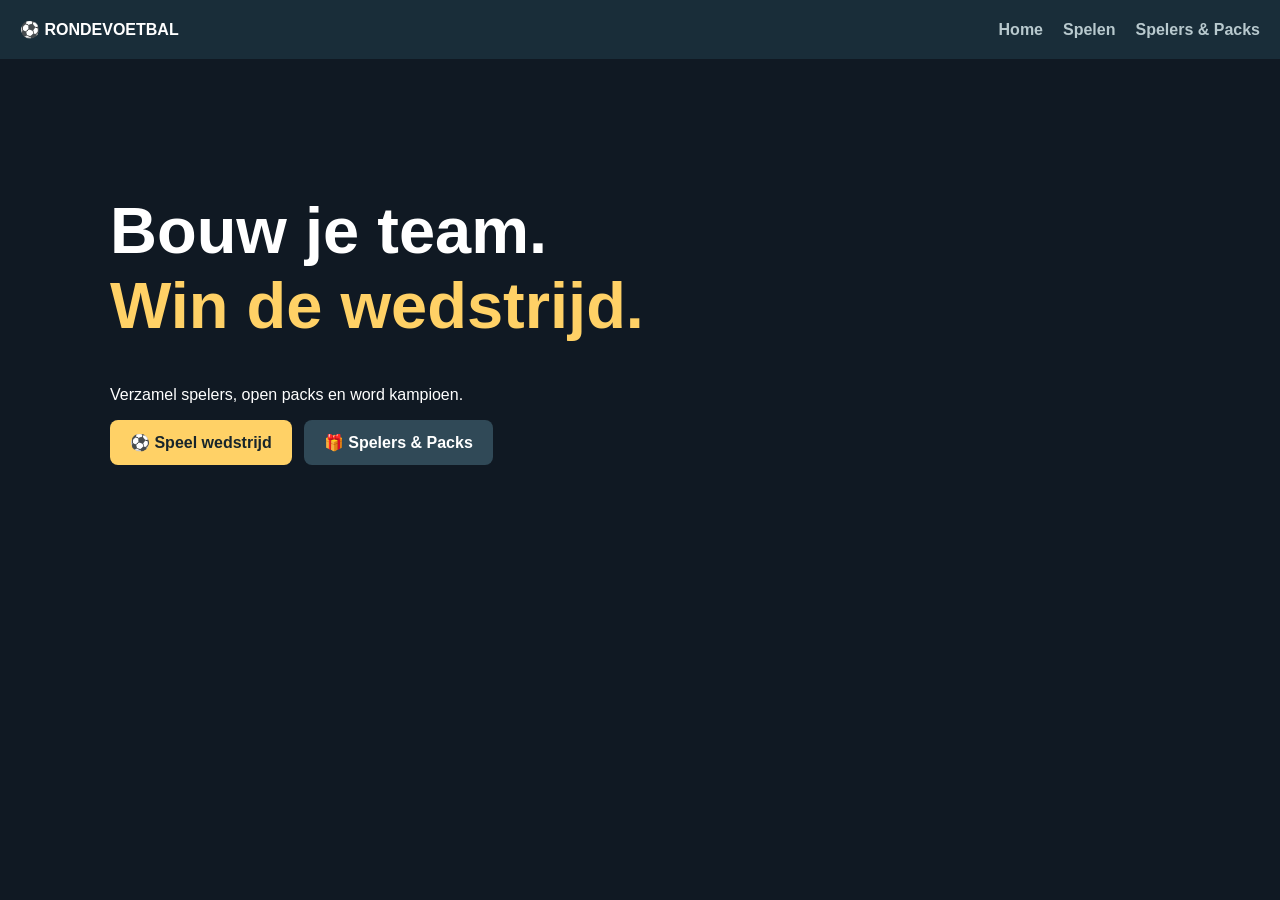
<file: index.html>
<!DOCTYPE html>
<html lang="nl">
<head>
<meta charset="UTF-8">
<meta name="viewport" content="width=device-width, initial-scale=1">
<title>Rondevoetbal</title>
<link rel="stylesheet" href="style.css">
</head>
<body>
<header>
<a href="index.html">⚽ RONDEVOETBAL</a>
<nav>
<a href="index.html">Home</a>
<a href="game.html">Spelen</a>
<a href="club.html">Spelers & Packs</a>
</nav>
</header>

<main class="home">
<h1>Bouw je team.<br><span>Win de wedstrijd.</span></h1>
<p>Verzamel spelers, open packs en word kampioen.</p>

<div class="actions">
<a class="btn" href="game.html">⚽ Speel wedstrijd</a>
<a class="btn secondary" href="club.html">🎁 Spelers & Packs</a>
</div>
</main>
</body>
</html>
</file>
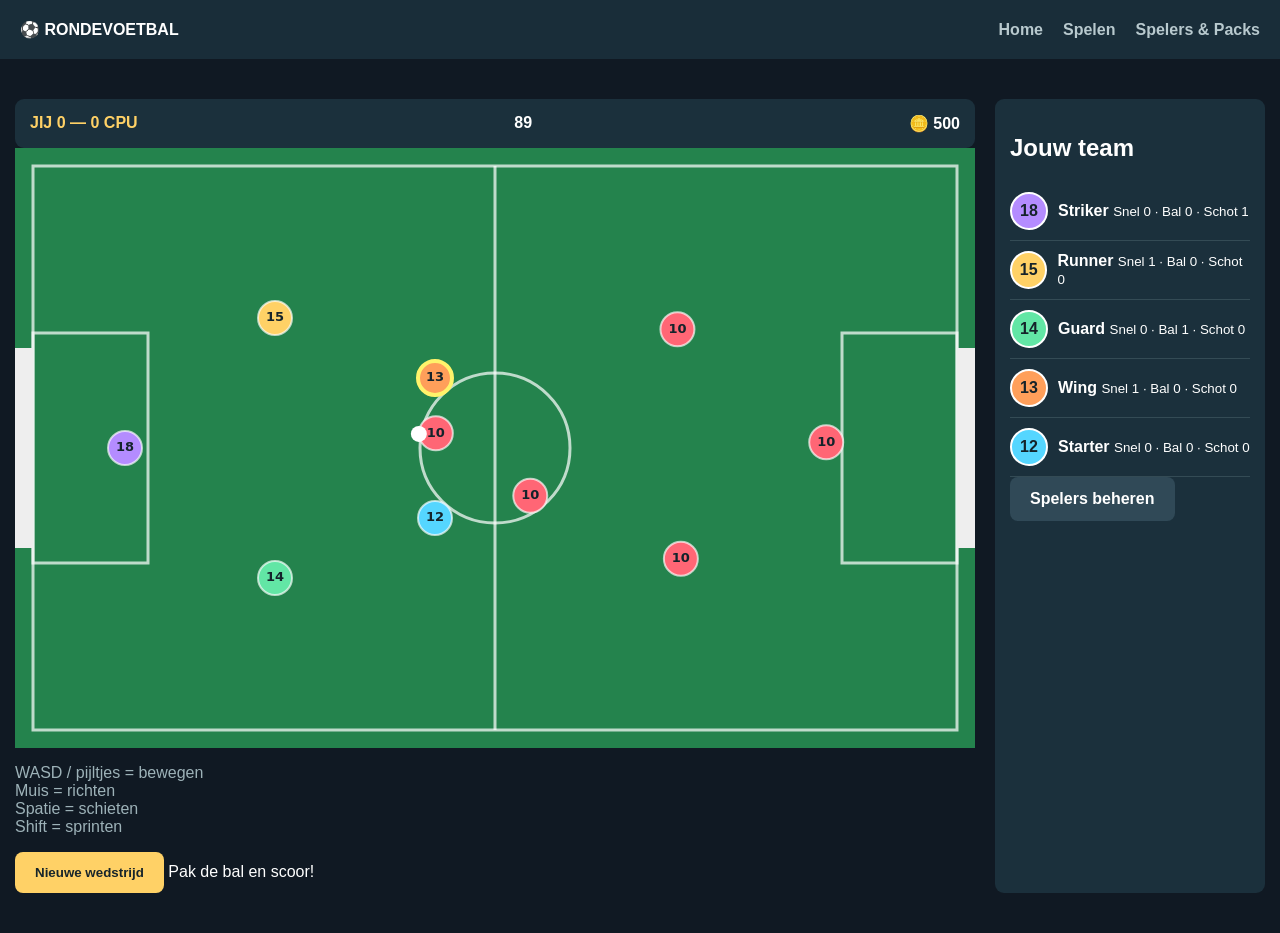
<file: game.html>
<!DOCTYPE html>
<html lang="nl">
<head>
<meta charset="UTF-8">
<meta name="viewport" content="width=device-width, initial-scale=1">
<title>Voetbalwedstrijd</title>
<link rel="stylesheet" href="style.css">
</head>
<body>

<header>
<a href="index.html">⚽ RONDEVOETBAL</a>
<nav>
<a href="index.html">Home</a>
<a href="game.html">Spelen</a>
<a href="club.html">Spelers & Packs</a>
</nav>
</header>

<main class="layout">
<section>

<div class="bar">
<b id="score">JIJ 0 — 0 CPU</b>
<b id="clock">90</b>
<b id="coins">🪙 0</b>
</div>

<canvas id="field" width="960" height="600"></canvas>

<p class="muted">
WASD / pijltjes = bewegen<br>
Muis = richten<br>
Spatie = schieten<br>
Shift = sprinten
</p>

<button id="restart">Nieuwe wedstrijd</button>

<span id="message">Pak de bal en scoor!</span>

</section>

<aside>
<h2>Jouw team</h2>
<div id="lineup"></div>
<a class="btn secondary" href="club.html">
Spelers beheren
</a>
</aside>
</main>

<script src="shared.js"></script>
<script src="game.js"></script>

</body>
</html>
</file>
<file: style.css>
* {
  box-sizing: border-box;
}

body {
  margin: 0;
  background: #101923;
  color: white;
  font-family: Arial, sans-serif;
}

header {
  background: #192d39;
  padding: 20px;
  display: flex;
  justify-content: space-between;
  align-items: center;
}

header a {
  color: white;
  text-decoration: none;
  font-weight: bold;
}

nav {
  display: flex;
  gap: 20px;
}

nav a {
  color: #b8c9ce;
}

.home, .club {
  max-width: 1100px;
  margin: 70px auto;
  padding: 20px;
}

.home h1 {
  font-size: 65px;
}

.home h1 span {
  color: #ffd166;
}

.btn, button {
  display: inline-block;
  padding: 13px 20px;
  border: none;
  border-radius: 8px;
  background: #ffd166;
  color: #17252b;
  font-weight: bold;
  text-decoration: none;
  cursor: pointer;
}

.secondary {
  background: #304957;
  color: white;
}

.actions {
  display: flex;
  gap: 12px;
  flex-wrap: wrap;
}

.layout {
  max-width: 1300px;
  margin: 25px auto;
  padding: 15px;
  display: grid;
  grid-template-columns: minmax(0, 1fr) 270px;
  gap: 20px;
}

canvas {
  width: 100%;
  height: auto;
  display: block;
  background: #23834d;
}

.bar, aside, .panel {
  background: #1b303c;
  padding: 15px;
  border-radius: 9px;
}

.bar {
  display: flex;
  justify-content: space-between;
}

#score {
  color: #ffd166;
}

.circle {
  width: 38px;
  height: 38px;
  border-radius: 50%;
  display: inline-grid;
  place-items: center;
  color: #15232a;
  font-weight: bold;
  border: 2px solid white;
}

.line, .player {
  display: flex;
  align-items: center;
  gap: 10px;
  padding: 10px 0;
  border-bottom: 1px solid #344b55;
}

.player small {
  display: block;
  color: #9db2b8;
}

.club .pack {
  background: #1b303c;
  padding: 25px;
  border-radius: 12px;
  display: flex;
  justify-content: space-between;
  gap: 15px;
  align-items: center;
}

.result {
  margin: 15px 0;
  padding: 18px;
  background: #263d49;
  text-align: center;
  border-radius: 9px;
  color: #ffd166;
}

.players {
  display: grid;
  grid-template-columns: repeat(auto-fill, minmax(200px, 1fr));
  gap: 10px;
}

.upgrade {
  display: flex;
  justify-content: space-between;
  align-items: center;
  padding: 10px 0;
  border-bottom: 1px solid #344b55;
  gap: 10px;
}

.upgrade button {
  padding: 7px;
  font-size: 11px;
}

.muted {
  color: #9db2b8;
}

@media(max-width: 800px) {
  .layout {
    grid-template-columns: 1fr;
  }

  .home h1 {
    font-size: 42px;
  }

  .club .pack {
    flex-direction: column;
    align-items: flex-start;
  }
}
</file>
